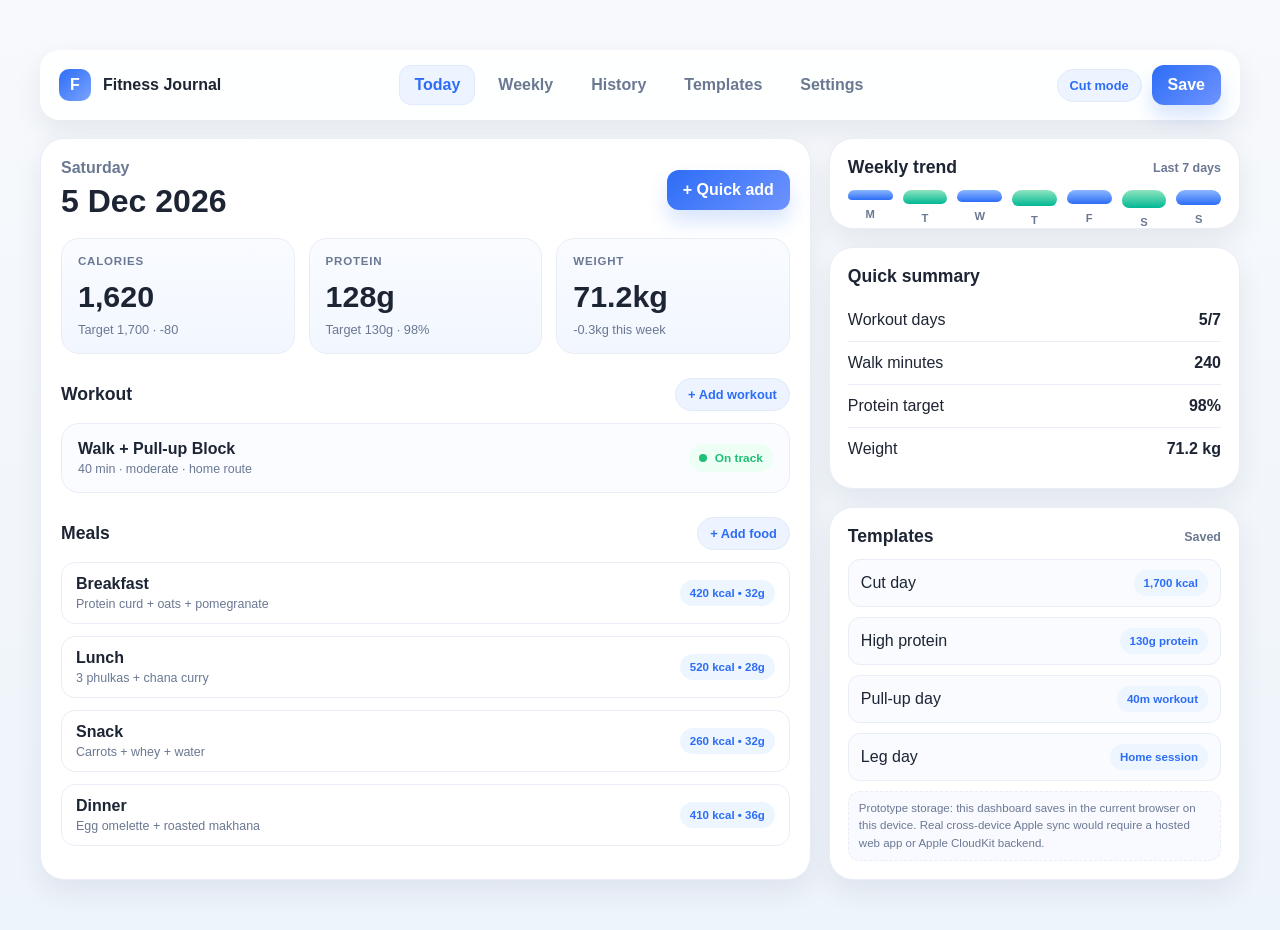
<file: mockup.html>
<!DOCTYPE html>
<html lang="en">
  <head>
    <meta charset="UTF-8" />
    <meta name="viewport" content="width=device-width, initial-scale=1.0" />
    <title>Fitness Journal</title>
    <style>
      :root {
        --bg: #f5f8ff;
        --panel: #ffffff;
        --panel-soft: #eef4ff;
        --primary: #2d6df6;
        --secondary: #00b894;
        --text: #1d2433;
        --muted: #6a7892;
        --line: #e9edf5;
        --success: #1fbf75;
        --warning: #f6b84c;
        --shadow: 0 12px 28px rgba(20, 34, 60, 0.08);
      }

      * { box-sizing: border-box; }
      body {
        margin: 0;
        font-family: -apple-system, BlinkMacSystemFont, "Segoe UI", sans-serif;
        background: linear-gradient(180deg, #f7f9fc 0%, #eef4fb 100%);
        color: var(--text);
      }
      button, input {
        font: inherit;
      }
      .app {
        max-width: 1240px;
        margin: 30px auto;
        padding: 20px;
      }
      .topbar {
        display: flex;
        justify-content: space-between;
        align-items: center;
        background: rgba(255,255,255,0.9);
        border: 1px solid rgba(255,255,255,0.9);
        border-radius: 20px;
        padding: 14px 18px;
        box-shadow: var(--shadow);
      }
      .brand {
        display: flex;
        align-items: center;
        gap: 12px;
      }
      .brand-mark {
        width: 32px;
        height: 32px;
        border-radius: 10px;
        background: linear-gradient(135deg, var(--primary), #7aa4ff);
        display: grid;
        place-items: center;
        color: white;
        font-weight: 800;
      }
      .nav {
        display: flex;
        gap: 8px;
        flex-wrap: wrap;
      }
      .nav-item {
        padding: 10px 14px;
        border-radius: 12px;
        font-weight: 700;
        color: var(--muted);
        border: 1px solid transparent;
      }
      .nav-item.active {
        background: var(--panel-soft);
        color: var(--primary);
        border-color: #dfeafc;
      }
      .actions {
        display: flex;
        align-items: center;
        gap: 10px;
      }
      .chip {
        background: var(--panel-soft);
        color: var(--primary);
        border: 1px solid #dfeafc;
        border-radius: 999px;
        padding: 8px 12px;
        font-size: 0.8rem;
        font-weight: 700;
      }
      .button {
        border: none;
        background: linear-gradient(135deg, var(--primary), #6e93ff);
        color: white;
        border-radius: 12px;
        padding: 11px 16px;
        font-weight: 700;
        box-shadow: 0 12px 20px rgba(45,109,246,0.18);
        cursor: pointer;
      }
      .button.secondary {
        background: #eef3ff;
        color: var(--primary);
        box-shadow: none;
      }
      .layout {
        display: grid;
        grid-template-columns: 1.5fr 0.8fr;
        gap: 18px;
        margin-top: 18px;
      }
      .panel {
        background: white;
        border: 1px solid var(--line);
        border-radius: 24px;
        box-shadow: var(--shadow);
      }
      .main-panel {
        padding: 20px;
      }
      .date-row {
        display: flex;
        justify-content: space-between;
        align-items: center;
        margin-bottom: 18px;
        gap: 12px;
      }
      .date-row h1 {
        margin: 6px 0 0;
        font-size: 2rem;
      }
      .sub {
        color: var(--muted);
        font-weight: 700;
      }
      .metrics {
        display: grid;
        grid-template-columns: repeat(3, minmax(0, 1fr));
        gap: 14px;
      }
      .metric {
        background: linear-gradient(180deg, #f9fbff 0%, #f2f7ff 100%);
        border: 1px solid var(--line);
        border-radius: 18px;
        padding: 16px;
      }
      .metric .label {
        font-size: 0.72rem;
        font-weight: 800;
        color: var(--muted);
        letter-spacing: 0.07em;
        text-transform: uppercase;
      }
      .metric .value {
        margin-top: 12px;
        font-size: 1.9rem;
        font-weight: 800;
      }
      .metric .delta {
        margin-top: 8px;
        color: var(--muted);
        font-size: 0.8rem;
      }
      .section {
        margin-top: 24px;
      }
      .section-head {
        display: flex;
        justify-content: space-between;
        align-items: center;
        margin-bottom: 12px;
      }
      .section-head h3 {
        margin: 0;
        font-size: 1.1rem;
      }
      .card {
        background: #fbfcff;
        border: 1px solid var(--line);
        border-radius: 18px;
        padding: 16px;
      }
      .lead {
        display: flex;
        justify-content: space-between;
        align-items: center;
        gap: 16px;
      }
      .meal-name {
        font-weight: 800;
      }
      .meal-meta {
        color: var(--muted);
        font-size: 0.78rem;
        margin-top: 4px;
      }
      .status {
        display: inline-flex;
        align-items: center;
        gap: 8px;
        background: #edfef5;
        color: var(--success);
        border-radius: 999px;
        padding: 7px 10px;
        font-size: 0.74rem;
        font-weight: 700;
      }
      .status-dot {
        width: 8px;
        height: 8px;
        border-radius: 50%;
        background: var(--success);
      }
      .meal-list {
        display: grid;
        gap: 12px;
      }
      .meal-item {
        display: flex;
        justify-content: space-between;
        align-items: center;
        background: white;
        border: 1px solid var(--line);
        border-radius: 14px;
        padding: 12px 14px;
      }
      .pill {
        background: #edf5ff;
        color: var(--primary);
        border-radius: 999px;
        padding: 7px 10px;
        font-size: 0.72rem;
        font-weight: 800;
      }
      .sidebar {
        display: grid;
        gap: 18px;
      }
      .side-panel {
        padding: 18px;
      }
      .week {
        display: grid;
        grid-template-columns: repeat(7, minmax(0, 1fr));
        gap: 10px;
        margin-top: 12px;
      }
      .week-col {
        text-align: center;
      }
      .bar {
        height: 88px;
        border-radius: 12px 12px 8px 8px;
        background: linear-gradient(180deg, #8bb7ff 0%, var(--primary) 100%);
        margin-bottom: 8px;
      }
      .bar.alt {
        background: linear-gradient(180deg, #90e4c0 0%, var(--secondary) 100%);
      }
      .day-name {
        font-size: 0.7rem;
        color: var(--muted);
        font-weight: 700;
      }
      .summary-row {
        display: flex;
        justify-content: space-between;
        align-items: center;
        padding: 12px 0;
        border-bottom: 1px solid var(--line);
      }
      .summary-row:last-child {
        border-bottom: none;
      }
      .template-list {
        display: grid;
        gap: 10px;
      }
      .template-item {
        display: flex;
        justify-content: space-between;
        align-items: center;
        gap: 12px;
        border: 1px solid var(--line);
        background: #f9fbff;
        border-radius: 12px;
        padding: 10px 12px;
        cursor: pointer;
      }
      .template-item:hover {
        border-color: #ccd9ff;
      }
      .notice {
        margin-top: 10px;
        font-size: 0.72rem;
        line-height: 1.5;
        color: var(--muted);
        background: #f9faff;
        border: 1px dashed var(--line);
        border-radius: 12px;
        padding: 8px 10px;
      }
      .modal {
        position: fixed;
        inset: 0;
        background: rgba(15, 22, 38, 0.35);
        display: none;
        align-items: center;
        justify-content: center;
        padding: 18px;
      }
      .modal.show {
        display: flex;
      }
      .modal-content {
        width: min(460px, 100%);
        background: white;
        border-radius: 22px;
        box-shadow: var(--shadow);
        padding: 20px;
      }
      .modal-content h3 {
        margin: 0 0 16px;
      }
      .field-grid {
        display: grid;
        gap: 12px;
      }
      .field {
        display: grid;
        gap: 6px;
        font-weight: 700;
        color: var(--muted);
      }
      .field input {
        border: 1px solid var(--line);
        border-radius: 12px;
        background: #fff;
        padding: 10px 12px;
      }
      .modal-actions {
        display: flex;
        justify-content: flex-end;
        gap: 10px;
        margin-top: 16px;
      }
      @media (max-width: 980px) {
        .layout { grid-template-columns: 1fr; }
      }
      @media (max-width: 640px) {
        .app { padding: 12px; }
        .topbar { display: block; }
        .nav { margin: 12px 0; }
        .actions { margin-top: 12px; }
        .metrics { grid-template-columns: 1fr; }
        .date-row { display: block; }
        .lead { display: block; }
      }
    </style>
  </head>
  <body>
    <div class="app">
      <header class="topbar">
        <div class="brand">
          <div class="brand-mark">F</div>
          <div><strong>Fitness Journal</strong></div>
        </div>

        <nav class="nav">
          <div class="nav-item active">Today</div>
          <div class="nav-item">Weekly</div>
          <div class="nav-item">History</div>
          <div class="nav-item">Templates</div>
          <div class="nav-item">Settings</div>
        </nav>

        <div class="actions">
          <div class="chip" id="modeChip">Cut mode</div>
          <button class="button" id="saveButton">Save</button>
        </div>
      </header>

      <div class="layout">
        <main class="panel main-panel">
          <div class="date-row">
            <div>
              <div class="sub" id="weekdayLabel">Sunday</div>
              <h1 id="dateLabel">13 Sep 2026</h1>
            </div>
            <button class="button" id="quickAddButton">+ Quick add</button>
          </div>

          <div class="metrics" id="metrics"></div>

          <div class="section">
            <div class="section-head">
              <h3>Workout</h3>
              <button class="chip" id="addWorkoutButton">+ Add workout</button>
            </div>

            <div class="card">
              <div class="lead">
                <div>
                  <div class="meal-name" id="workoutName">Walk + Pull-up Block</div>
                  <div class="meal-meta" id="workoutMeta">40 min · moderate · home route</div>
                </div>
                <div class="status" id="workoutStatus"><span class="status-dot"></span> On track</div>
              </div>
            </div>
          </div>

          <div class="section">
            <div class="section-head">
              <h3>Meals</h3>
              <button class="chip" id="addMealButton">+ Add food</button>
            </div>
            <div class="meal-list" id="mealList"></div>
          </div>
        </main>

        <aside class="sidebar">
          <div class="panel side-panel">
            <div class="section-head">
              <h3>Weekly trend</h3>
              <span class="sub" style="font-size:0.78rem;">Last 7 days</span>
            </div>
            <div class="week" id="weekBars"></div>
          </div>

          <div class="panel side-panel">
            <div class="section-head">
              <h3>Quick summary</h3>
            </div>
            <div id="quickSummary"></div>
          </div>

          <div class="panel side-panel">
            <div class="section-head">
              <h3>Templates</h3>
              <span class="sub" style="font-size:0.78rem;">Saved</span>
            </div>
            <div class="template-list" id="templateList"></div>
            <div class="notice">
              Prototype storage: this dashboard saves in the current browser on this device. Real cross-device Apple sync would require a hosted web app or Apple CloudKit backend.
            </div>
          </div>
        </aside>
      </div>
    </div>

    <div class="modal" id="entryModal" aria-hidden="true">
      <div class="modal-content">
        <h3 id="modalTitle">Quick add</h3>
        <div class="field-grid">
          <label class="field">
            Type
            <select id="entryType">
              <option value="meal">Meal</option>
              <option value="workout">Workout</option>
            </select>
          </label>

          <label class="field">
            Name
            <input id="entryName" type="text" placeholder="e.g. Breakfast, Pull-up block" />
          </label>

          <label class="field">
            Calories
            <input id="entryCalories" type="number" min="0" step="10" placeholder="0" />
          </label>

          <label class="field">
            Protein (g)
            <input id="entryProtein" type="number" min="0" step="1" placeholder="0" />
          </label>

          <label class="field">
            Notes / route / duration
            <input id="entryMeta" type="text" placeholder="e.g. 40 min · home route, protein curd + oats" />
          </label>
        </div>

        <div class="modal-actions">
          <button class="button secondary" id="cancelEntryButton">Cancel</button>
          <button class="button" id="saveEntryButton">Save</button>
        </div>
      </div>
    </div>

    <script>
      const STORAGE_KEY = 'fitness-journal-browser-storage-v1';

      const defaultState = {
        mode: 'Cut mode',
        calories: 1620,
        protein: 128,
        targetCalories: 1700,
        targetProtein: 130,
        weightKg: 71.2,
        workout: {
          name: 'Walk + Pull-up Block',
          meta: '40 min · moderate · home route',
          status: 'On track'
        },
        meals: [
          { name: 'Breakfast', meta: 'Protein curd + oats + pomegranate', calories: 420, protein: 32 },
          { name: 'Lunch', meta: '3 phulkas + chana curry', calories: 520, protein: 28 },
          { name: 'Snack', meta: 'Carrots + whey + water', calories: 260, protein: 32 },
          { name: 'Dinner', meta: 'Egg omelette + roasted makhana', calories: 410, protein: 36 }
        ],
        templates: [
          { name: 'Cut day', value: '1,700 kcal' },
          { name: 'High protein', value: '130g protein' },
          { name: 'Pull-up day', value: '40m workout' },
          { name: 'Leg day', value: 'Home session' }
        ],
        weekly: [52, 68, 58, 80, 71, 88, 74]
      };

      function loadState() {
        try {
          const raw = localStorage.getItem(STORAGE_KEY);
          if (!raw) return structuredClone(defaultState);
          const parsed = JSON.parse(raw);
          return { ...structuredClone(defaultState), ...parsed, meals: parsed.meals || defaultState.meals, templates: parsed.templates || defaultState.templates, workout: parsed.workout || defaultState.workout, weekly: parsed.weekly || defaultState.weekly };
        } catch (error) {
          return structuredClone(defaultState);
        }
      }

      function saveState() {
        localStorage.setItem(STORAGE_KEY, JSON.stringify(state));
      }

      function formatDate(date = new Date()) {
        return new Intl.DateTimeFormat('en-GB', { day: 'numeric', month: 'short', year: 'numeric' }).format(date);
      }

      function formatWeekday(date = new Date()) {
        return new Intl.DateTimeFormat('en-US', { weekday: 'long' }).format(date);
      }

      function renderMetrics() {
        const diffCalories = state.targetCalories - state.calories;
        const diffProtein = state.targetProtein - state.protein;

        const items = [
          { label: 'Calories', value: `${state.calories.toLocaleString()}`, delta: `Target ${state.targetCalories.toLocaleString()} · ${diffCalories >= 0 ? '-' : '+'}${Math.abs(diffCalories)}` },
          { label: 'Protein', value: `${state.protein}g`, delta: `Target ${state.targetProtein}g · ${diffProtein >= 0 ? '98%' : 'Below target'}` },
          { label: 'Weight', value: `${state.weightKg}kg`, delta: '-0.3kg this week' }
        ];

        const metrics = document.getElementById('metrics');
        metrics.innerHTML = items.map(item => `
          <div class="metric">
            <div class="label">${item.label}</div>
            <div class="value">${item.value}</div>
            <div class="delta">${item.delta}</div>
          </div>
        `).join('');
      }

      function renderMealList() {
        const list = document.getElementById('mealList');
        list.innerHTML = state.meals.map(item => `
          <div class="meal-item">
            <div>
              <div class="meal-name">${item.name}</div>
              <div class="meal-meta">${item.meta}</div>
            </div>
            <div class="pill">${item.calories} kcal • ${item.protein}g</div>
          </div>
        `).join('');
      }

      function renderQuickSummary() {
        const summary = document.getElementById('quickSummary');
        summary.innerHTML = `
          <div class="summary-row"><span>Workout days</span><strong>5/7</strong></div>
          <div class="summary-row"><span>Walk minutes</span><strong>240</strong></div>
          <div class="summary-row"><span>Protein target</span><strong>${Math.round((state.protein / state.targetProtein) * 100)}%</strong></div>
          <div class="summary-row"><span>Weight</span><strong>${state.weightKg} kg</strong></div>
        `;
      }

      function renderTemplates() {
        const templates = document.getElementById('templateList');
        templates.innerHTML = state.templates.map((template, index) => `
          <div class="template-item" data-index="${index}">
            <span>${template.name}</span>
            <span class="pill">${template.value}</span>
          </div>
        `).join('');

        templates.querySelectorAll('.template-item').forEach((node) => {
          node.addEventListener('click', () => {
            const index = Number(node.dataset.index);
            const template = state.templates[index];
            applyTemplate(template);
          });
        });
      }

      function applyTemplate(template) {
        if (template.name === 'Cut day') {
          state.targetCalories = 1700;
          state.targetProtein = 130;
          state.mode = 'Cut mode';
        }
        if (template.name === 'High protein') {
          state.targetProtein = 130;
          state.mode = 'High protein';
        }
        if (template.name === 'Pull-up day') {
          state.workout = { name: 'Pull-up + mobility', meta: '40 min · bodyweight + bands · home gym', status: 'Ready' };
        }
        if (template.name === 'Leg day') {
          state.workout = { name: 'Leg day circuit', meta: '35 min · goblet squat + deadlift · home', status: 'Ready' };
        }
        saveState();
        render();
      }

      function renderWeekBars() {
        const week = document.getElementById('weekBars');
        week.innerHTML = state.weekly.map((value, idx) => {
          const alt = idx % 2 === 1 ? 'alt' : '';
          return `
            <div class="week-col">
              <div class="bar ${alt}" style="height: ${value}%"></div>
              <div class="day-name">${['M','T','W','T','F','S','S'][idx]}</div>
            </div>
          `;
        }).join('');
      }

      function renderWorkout() {
        document.getElementById('workoutName').textContent = state.workout.name;
        document.getElementById('workoutMeta').textContent = state.workout.meta;
        document.getElementById('workoutStatus').innerHTML = `<span class="status-dot"></span> ${state.workout.status}`;
      }

      function renderHeader() {
        const today = new Date();
        document.getElementById('dateLabel').textContent = formatDate(today);
        document.getElementById('weekdayLabel').textContent = formatWeekday(today);
        document.getElementById('modeChip').textContent = state.mode;
      }

      function render() {
        renderHeader();
        renderMetrics();
        renderMealList();
        renderQuickSummary();
        renderTemplates();
        renderWeekBars();
        renderWorkout();
      }

      function openModal(type = 'meal') {
        const modal = document.getElementById('entryModal');
        document.getElementById('entryType').value = type;
        document.getElementById('modalTitle').textContent = type === 'meal' ? 'Add food' : 'Add workout';
        modal.classList.add('show');
        modal.setAttribute('aria-hidden', 'false');
      }

      function closeModal() {
        const modal = document.getElementById('entryModal');
        modal.classList.remove('show');
        modal.setAttribute('aria-hidden', 'true');
        document.getElementById('entryName').value = '';
        document.getElementById('entryCalories').value = '';
        document.getElementById('entryProtein').value = '';
        document.getElementById('entryMeta').value = '';
      }

      function addEntry() {
        const type = document.getElementById('entryType').value;
        const name = document.getElementById('entryName').value.trim();
        const calories = Number(document.getElementById('entryCalories').value || 0);
        const protein = Number(document.getElementById('entryProtein').value || 0);
        const meta = document.getElementById('entryMeta').value.trim();

        if (!name) return;

        if (type === 'meal') {
          state.meals.unshift({
            name,
            meta: meta || 'Custom entry',
            calories,
            protein
          });
        } else {
          state.workout = {
            name,
            meta: meta || 'Custom workout entry',
            status: 'Updated'
          };
        }

        saveState();
        render();
        closeModal();
      }

      let state = loadState();

      document.getElementById('saveButton').addEventListener('click', saveState);
      document.getElementById('quickAddButton').addEventListener('click', () => openModal('meal'));
      document.getElementById('addMealButton').addEventListener('click', () => openModal('meal'));
      document.getElementById('addWorkoutButton').addEventListener('click', () => openModal('workout'));
      document.getElementById('saveEntryButton').addEventListener('click', addEntry);
      document.getElementById('cancelEntryButton').addEventListener('click', closeModal);
      document.getElementById('entryModal').addEventListener('click', (event) => {
        if (event.target.id === 'entryModal') closeModal();
      });

      render();
    </script>
  </body>
</html>
</file>
